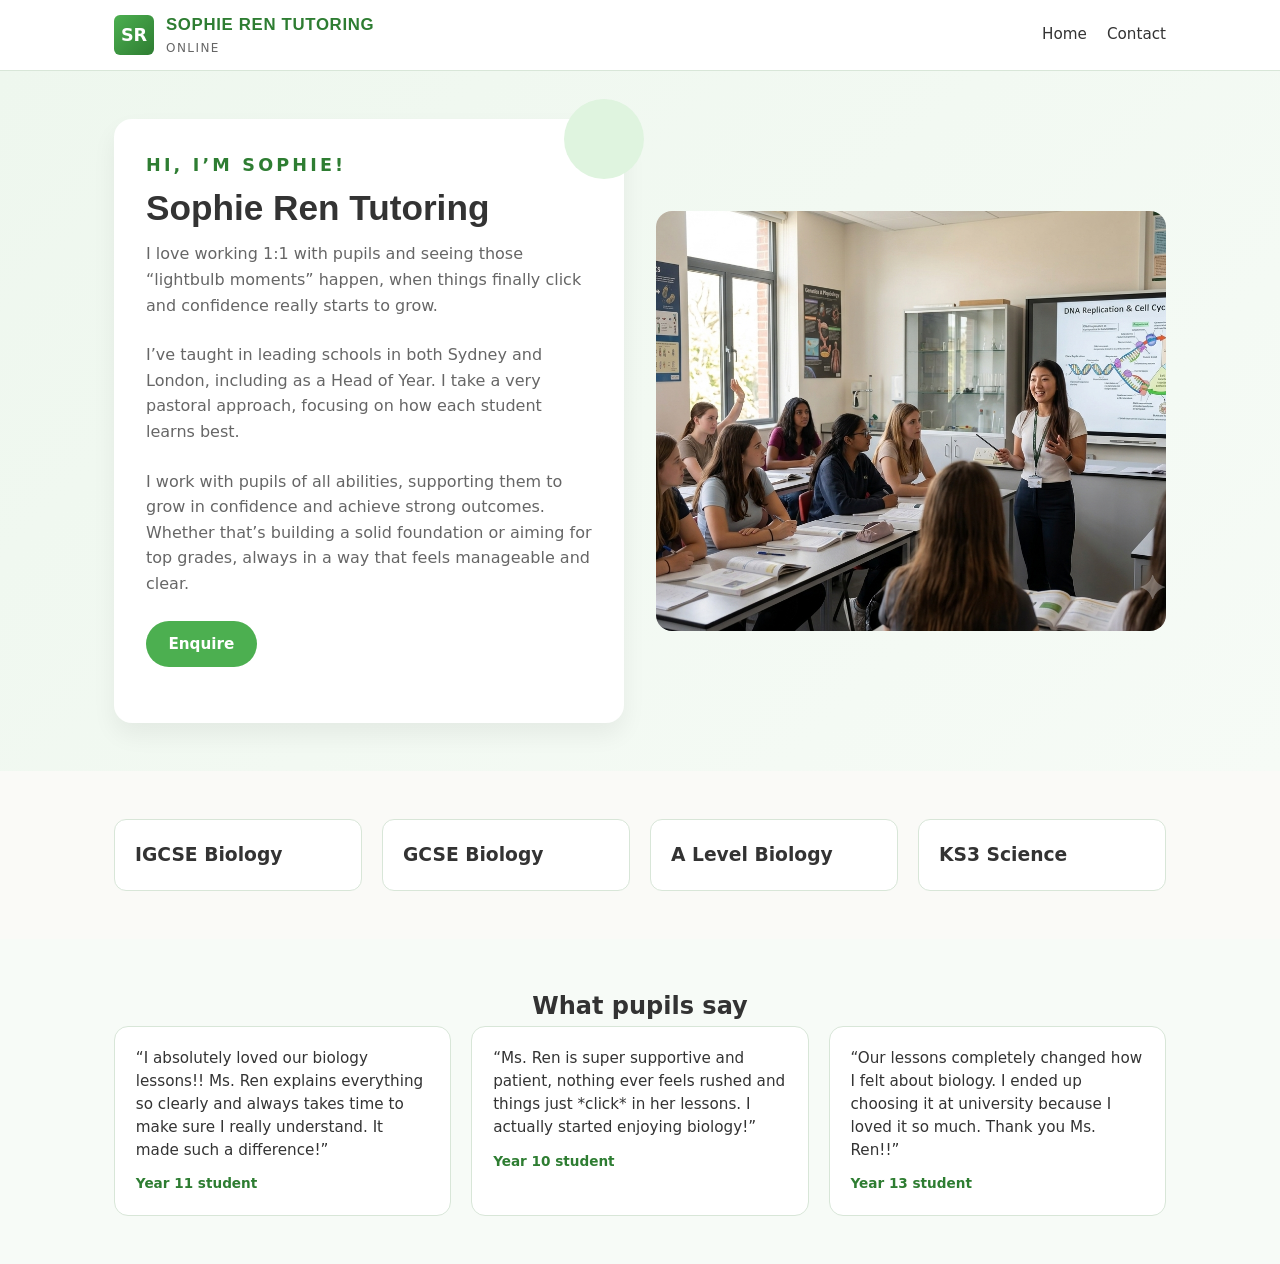
<file: index.html>
<!DOCTYPE html>
<html lang="en">
<head>
  <meta charset="UTF-8" />
  <title>Sophie Ren Tutoring</title>
  <meta name="viewport" content="width=device-width, initial-scale=1" />

   <!-- Favicon -->
  <link rel="icon" type="image/x-icon" href="favicon.ico" />
  
  <!-- Link CSS -->
  <link rel="stylesheet" href="styles.css" />

  <style>
    .hero {
      background: linear-gradient(135deg, #eef7ee, #f6fbf6);
      padding: 3rem 0;
    }

    .hero-grid {
      display: grid;
      grid-template-columns: 1fr 1fr;
      gap: 2rem;
      align-items: center;
    }

    .hero-content-box {
      background: white;
      padding: 2rem;
      border-radius: 18px;
      box-shadow: 0 12px 25px rgba(0,0,0,0.06);
    }

    .hero-kicker {
      font-size: 1.1rem;
      font-weight: 700;
      color: #2e7d32;
      margin-bottom: 0.5rem;
    }

    /* ✅ CLEAN IMAGE AREA (no green block) */
    .hero-images {
      position: relative;
      height: 420px;
      border-radius: 16px;
      overflow: hidden;
      background: #ffffff;
      display: flex;
      align-items: center;
      justify-content: center;
    }

    .hero-img {
      position: absolute;
      width: 100%;
      height: 100%;
      opacity: 0;
      transition: opacity 0.8s ease;
    }

    /* ✅ img1 slightly zoomed (hides Gemini logo naturally) */
    .img1 {
      object-fit: cover;
      transform: scale(1.08);
      object-position: center;
    }

    /* ✅ img2 fully visible */
    .img2 {
      object-fit: contain;
    }

    .img3 {
      object-fit: cover;
    }

    .hero-img.active {
      opacity: 1;
    }

    /* TESTIMONIALS */
    .testimonials-section {
      background: #f7fbf7;
      padding: 3rem 0;
    }

    .testimonials-grid {
      display: grid;
      grid-template-columns: repeat(3, 1fr);
      gap: 1.25rem;
    }

    .testimonial-card {
      background: white;
      padding: 1.3rem;
      border-radius: 14px;
      border: 1px solid #d8e6d8;
      font-size: 0.95rem;
      line-height: 1.5;
    }

    .testimonial-name {
      margin-top: 0.75rem;
      font-weight: 600;
      color: #2e7d32;
    }

    @media (max-width: 768px) {
      .hero-grid,
      .testimonials-grid {
        grid-template-columns: 1fr;
      }

      .hero-images {
        height: 280px;
        margin-top: 1.5rem;
      }
    }
  </style>
</head>

<body>

<header>
  <div class="container">
    <nav class="nav">
      <div class="logo-text">
        <a href="index.html" style="display:flex; align-items:center; gap:0.75rem;">
          <div class="logo-box">SR</div>
          <div>
            <div class="logo-title">Sophie Ren Tutoring</div>
            <div class="logo-subtitle">Online</div>
          </div>
        </a>
      </div>

      <button class="nav-toggle" onclick="toggleNav()">
        <span></span><span></span><span></span>
      </button>

      <div class="nav-links">
        <a href="index.html">Home</a>
        <a href="contact.html">Contact</a>
      </div>
    </nav>

    <div id="mobileNav" class="nav-links-mobile">
      <a href="index.html">Home</a>
      <a href="contact.html">Contact</a>
    </div>
  </div>
</header>

<main>

<!-- HERO -->
<section class="hero">
  <div class="container hero-grid">

    <div class="hero-content-box">

      <div class="hero-kicker">Hi, I’m Sophie!</div>

      <h1 class="hero-title">Sophie Ren Tutoring</h1>

      <p class="hero-subtitle">
        I love working 1:1 with pupils and seeing those “lightbulb moments” happen, when things finally click and confidence really starts to grow.
      </p>

      <p class="hero-subtitle">
        I’ve taught in leading schools in both Sydney and London, including as a Head of Year. I take a very pastoral approach, focusing on how each student learns best.
      </p>

      <p class="hero-subtitle">
        I work with pupils of all abilities, supporting them to grow in confidence and achieve strong outcomes. Whether that’s building a solid foundation or aiming for top grades, always in a way that feels manageable and clear.
      </p>

      <div class="hero-buttons">
        <a href="contact.html" class="btn-primary">Enquire</a>
      </div>

    </div>

    <!-- IMAGES -->
    <div class="hero-images">
      <img src="img1.png" class="hero-img img1 active">
      <img src="img2.png" class="hero-img img2">
      <img src="img3.png" class="hero-img img3">
    </div>

  </div>
</section>

<section class="courses-section">
  <div class="container">

    <div class="courses-grid">

      <div class="course-card">
        <h3>IGCSE Biology</h3>
      </div>

      <div class="course-card">
        <h3>GCSE Biology</h3>
      </div>

      <div class="course-card">
        <h3>A Level Biology</h3>
      </div>

      <div class="course-card">
        <h3>KS3 Science</h3>
      </div>

    </div>

  </div>
</section>

<!-- TESTIMONIALS -->
<section class="testimonials-section">
  <div class="container">
    <h2 style="text-align:center;">What pupils say</h2>

    <div class="testimonials-grid">

      <div class="testimonial-card">
        “I absolutely loved our biology lessons!! Ms. Ren explains everything so clearly and always takes time to make sure I really understand. It made such a difference!”
        <div class="testimonial-name">Year 11 student</div>
      </div>

      <div class="testimonial-card">
        “Ms. Ren is super supportive and patient, nothing ever feels rushed and things just *click* in her lessons. I actually started enjoying biology!”
        <div class="testimonial-name">Year 10 student</div>
      </div>

      <div class="testimonial-card">
        “Our lessons completely changed how I felt about biology. I ended up choosing it at university because I loved it so much. Thank you Ms. Ren!!”
        <div class="testimonial-name">Year 13 student</div>
      </div>

    </div>
  </div>
</section>

</main>

<script>
  function toggleNav() {
    document.getElementById("mobileNav").classList.toggle("show");
  }

  document.querySelectorAll("#mobileNav a").forEach(link => {
    link.addEventListener("click", () => {
        document.getElementById("mobileNav").classList.remove("show");
    });
  });

  let currentIndex = 0;
  const images = document.querySelectorAll('.hero-img');

  function rotateImages() {
    images[currentIndex].classList.remove('active');
    currentIndex = (currentIndex + 1) % images.length;
    images[currentIndex].classList.add('active');
  }

  setInterval(rotateImages, 3000);
</script>

</body>
</html>
</file>
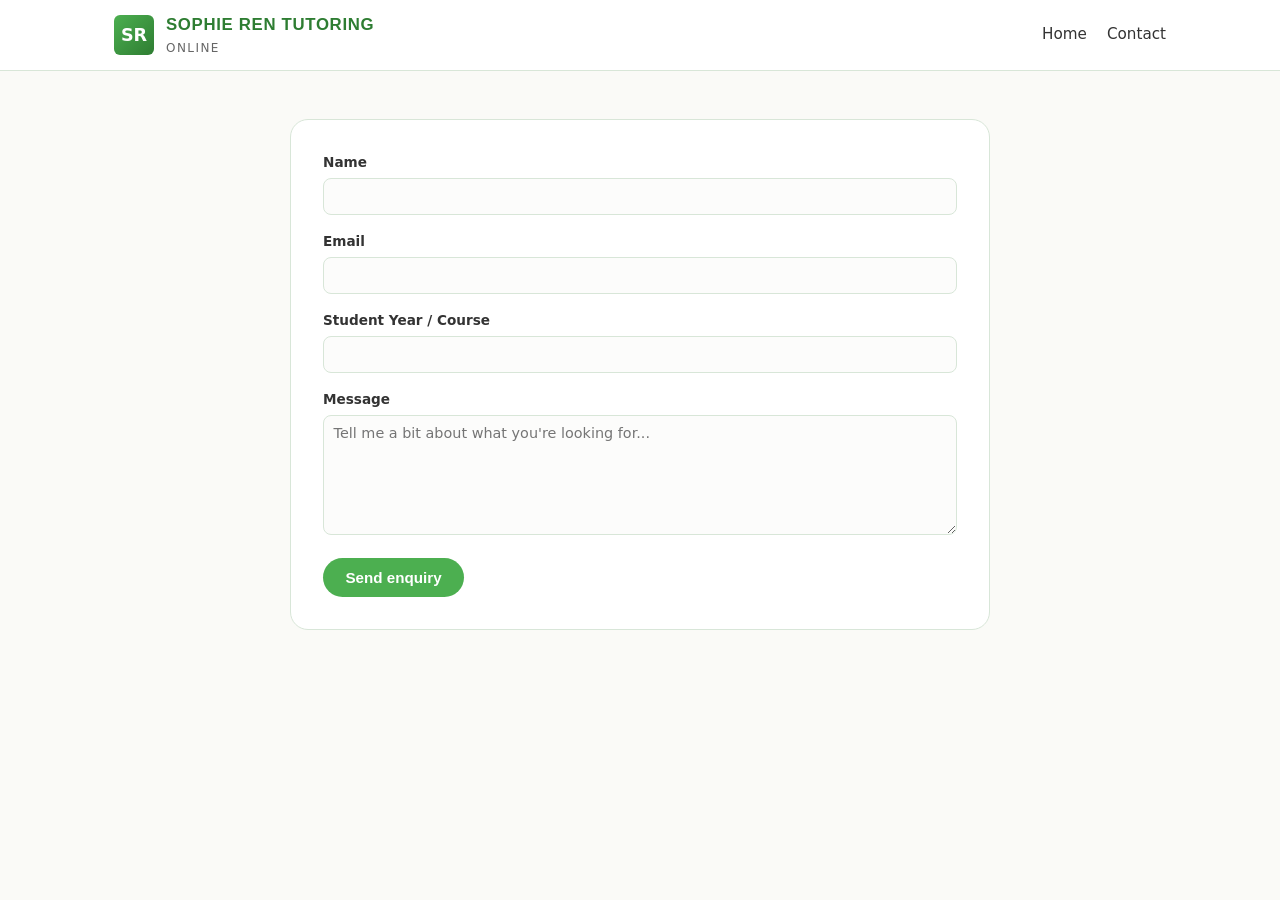
<file: contact.html>
<!DOCTYPE html>
<html lang="en">
<head>
  <meta charset="UTF-8" />
  <title>Contact | Sophie Ren Tutoring</title>
  <meta name="viewport" content="width=device-width, initial-scale=1" />

   <!-- Favicon -->
  <link rel="icon" type="image/x-icon" href="favicon.ico" />
  
  <link rel="stylesheet" href="styles.css" />

  <style>
    .hero {
      background: linear-gradient(135deg, #eef7ee, #f6fbf6);
      padding: 3rem 0;
    }

    .hero-box {
      background: white;
      padding: 2rem;
      border-radius: 18px;
      max-width: 750px;
      margin: auto;
      box-shadow: 0 12px 25px rgba(0,0,0,0.06);
      text-align: center;
    }

    .contact-section {
      padding: 3rem 0;
    }

    form {
      max-width: 700px;
      margin: auto;
      background: white;
      padding: 2rem;
      border-radius: 18px;
      border: 1px solid #d8e6d8;
    }

    .form-row {
      margin-bottom: 1rem;
    }

    input, textarea {
      width: 100%;
      padding: 0.6rem;
      border-radius: 8px;
      border: 1px solid #d8e6d8;
    }

    textarea {
      min-height: 120px;
    }

    .hero-buttons {
      display: flex;
      justify-content: center;  /* ✅ this is the key line */
      align-items: center;
      gap: 0.75rem;
    }

  </style>
</head>

<body>

<header>
  <div class="container">
    <nav class="nav">
      <div class="logo-text">
        <a href="index.html" style="display:flex; align-items:center; gap:0.75rem;">
          <div class="logo-box">SR</div>
          <div>
            <div class="logo-title">Sophie Ren Tutoring</div>
            <div class="logo-subtitle">Online</div>
          </div>
        </a>
      </div>
	  
      <button class="nav-toggle" onclick="toggleNav()">
        <span></span><span></span><span></span>
      </button>

      <div class="nav-links">
        <a href="index.html">Home</a>
        <a href="contact.html">Contact</a>
      </div>
    </nav>

    <div id="mobileNav" class="nav-links-mobile">
      <a href="index.html">Home</a>
      <a href="contact.html">Contact</a>
    </div>
  </div>
</header>

<main>

<section class="contact-section">

<form action="https://formsubmit.co/srentutoring@gmail.com" method="POST">

  <!-- Redirect after successful submission -->
  <input type="hidden" name="_next" value="https://scottmmorris.github.io/sophie-tutoring-webpage/thankyou.html">

  <!-- Email subject -->
  <input type="hidden" name="_subject" value="New Tutoring Enquiry">

  <!-- Disable captcha (optional) -->
  <input type="hidden" name="_captcha" value="false">

  <!-- Prevent robots -->
  <input type="text" name="_honey" style="display:none">

  <div class="form-row">
    <label>Name</label>
    <input
      type="text"
      name="Name"
      required>
  </div>

  <div class="form-row">
    <label>Email</label>
    <input
      type="email"
      name="Email"
      required>
  </div>

  <div class="form-row">
    <label>Student Year / Course</label>
    <input
      type="text"
      name="Student Year or Course"
      required>
  </div>

  <div class="form-row">
    <label>Message</label>
    <textarea
      name="Message"
      placeholder="Tell me a bit about what you're looking for..."
      required></textarea>
  </div>

  <button type="submit" class="btn-primary">
    Send enquiry
  </button>

</form>

</section>

</main>

<script>
  function toggleNav() {
    document.getElementById("mobileNav").classList.toggle("show");
  }

  document.querySelectorAll("#mobileNav a").forEach(link => {
    link.addEventListener("click", () => {
        document.getElementById("mobileNav").classList.remove("show");
    });
  });
</script>

</body>
</html>
</file>
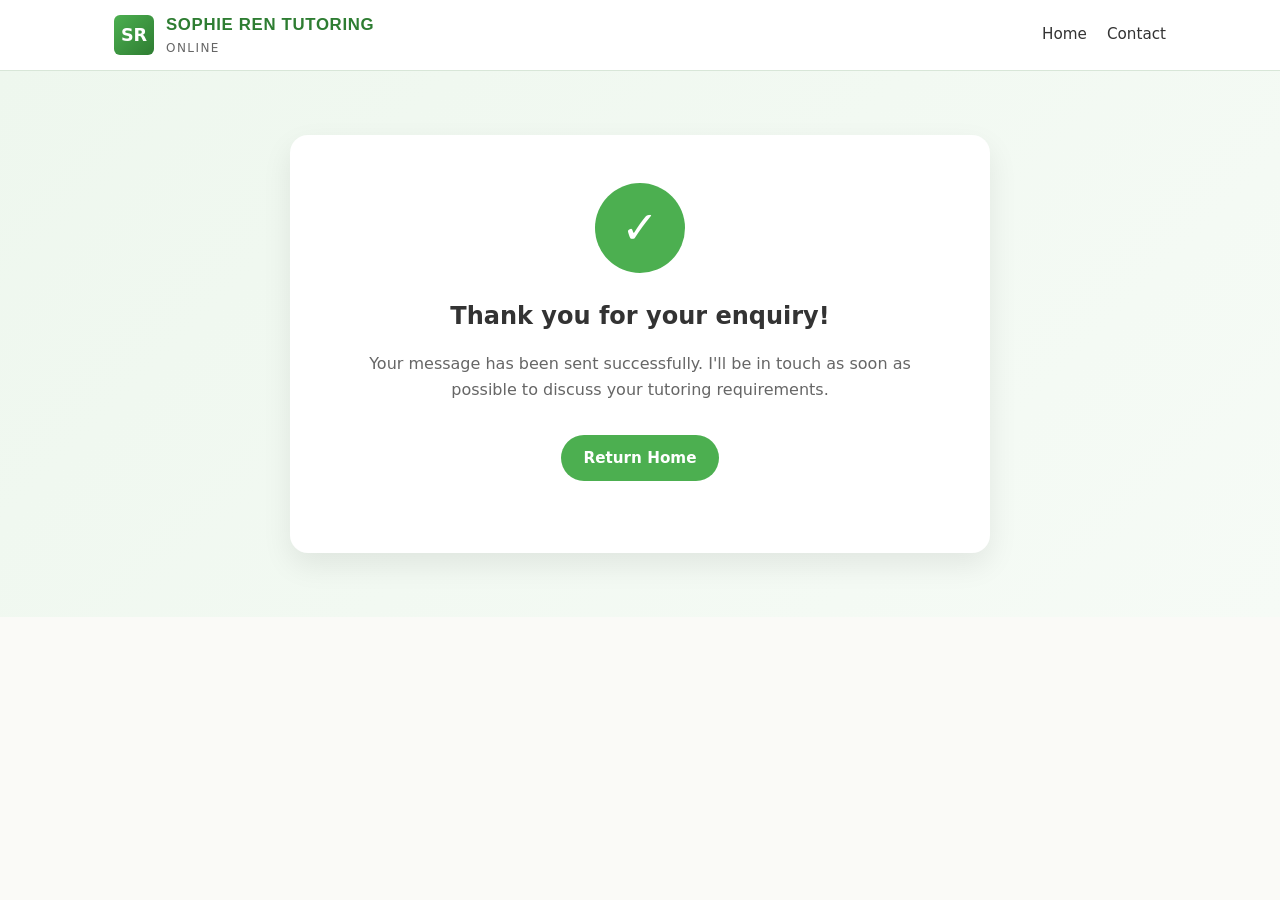
<file: thankyou.html>
<!DOCTYPE html>
<html lang="en">
<head>

<meta charset="UTF-8">
<meta name="viewport" content="width=device-width, initial-scale=1">

<title>Thank You | Sophie Ren Tutoring</title>

<!-- Favicon -->
<link rel="icon" type="image/x-icon" href="favicon.ico" />

<link rel="stylesheet" href="styles.css">

<style>

.hero{
    background:linear-gradient(135deg,#eef7ee,#f6fbf6);
    padding:4rem 0;
}

.hero-box{

    max-width:700px;
    margin:auto;

    background:white;

    padding:3rem;

    border-radius:18px;

    text-align:center;

    box-shadow:0 12px 30px rgba(0,0,0,.08);

}

.tick{

    width:90px;
    height:90px;

    margin:0 auto 1.5rem;

    border-radius:50%;

    background:#4caf50;

    color:white;

    display:flex;

    justify-content:center;

    align-items:center;

    font-size:2.8rem;

}

.hero-box h1{

    margin-bottom:1rem;

}

.hero-box p{

    color:#666;

    margin-bottom:2rem;

}

.hero-buttons{

    justify-content:center;

}

</style>

</head>

<body>

<header>
<div class="container">

<nav class="nav">

<div class="logo-text">
<a href="index.html" style="display:flex;align-items:center;gap:.75rem;">

<div class="logo-box">SR</div>

<div>

<div class="logo-title">Sophie Ren Tutoring</div>

<div class="logo-subtitle">Online</div>

</div>

</a>
</div>

<div class="nav-links">

<a href="index.html">Home</a>

<a href="contact.html">Contact</a>

</div>

</nav>

</div>
</header>

<main>

<section class="hero">

<div class="container">

<div class="hero-box">

<div class="tick">
✓
</div>

<h1>Thank you for your enquiry!</h1>

<p>

Your message has been sent successfully.

I'll be in touch as soon as possible to discuss your tutoring requirements.

</p>

<div class="hero-buttons">

<a href="index.html" class="btn-primary">

Return Home

</a>

</div>

</div>

</div>

</section>

</main>

</body>
</html>
</file>
<file: styles.css>
:root {
  --green-primary: #4caf50;
  --green-dark: #2e7d32;
  --sage-light: #e6f2e6;
  --bg-cream: #fafaf7;
  --text-main: #333333;
  --text-muted: #666666;
  --border-soft: #d8e6d8;
  --white: #ffffff;
}

* {
  box-sizing: border-box;
  margin: 0;
  padding: 0;
}

body {
  font-family: "Lato", system-ui, -apple-system, BlinkMacSystemFont, "Segoe UI", sans-serif;
  color: var(--text-main);
  background-color: var(--bg-cream);
  line-height: 1.6;
}

a {
  text-decoration: none;
  color: inherit;
}

img {
  max-width: 100%;
  display: block;
}

/* Layout */

header {
  position: sticky;
  top: 0;
  z-index: 1000;
  background: var(--white);
  border-bottom: 1px solid var(--border-soft);
}

.container {
  width: 100%;
  max-width: 1100px;
  margin: 0 auto;
  padding: 0 1.5rem;
}

.nav {
  display: flex;
  align-items: center;
  justify-content: space-between;
  padding: 0.75rem 0;
}

.logo-text {
  display: flex;
  align-items: center;
  gap: 0.75rem;
}

.logo-box {
  width: 40px;
  height: 40px;
  border-radius: 6px;
  background: linear-gradient(135deg, var(--green-primary), var(--green-dark));
  display: flex;
  align-items: center;
  justify-content: center;
  color: var(--white);
  font-weight: 700;
  font-size: 1.1rem;
}

.logo-title {
  font-family: "Montserrat", sans-serif;
  font-weight: 700;
  font-size: 1.05rem;
  letter-spacing: 0.04em;
  text-transform: uppercase;
  color: var(--green-dark);
}

.logo-subtitle {
  font-size: 0.75rem;
  text-transform: uppercase;
  letter-spacing: 0.12em;
  color: var(--text-muted);
}

.nav-links {
  display: flex;
  gap: 1.25rem;
  align-items: center;
  font-size: 0.95rem;
}

.nav-links a {
  position: relative;
  padding-bottom: 0.15rem;
}

.nav-links a::after {
  content: "";
  position: absolute;
  left: 0;
  bottom: 0;
  width: 0;
  height: 2px;
  background: var(--green-primary);
  transition: width 0.2s ease;
}

.nav-links a:hover::after {
  width: 100%;
}

.nav-cta {
  padding: 0.4rem 0.9rem;
  border-radius: 999px;
  border: 1px solid var(--green-primary);
  color: var(--green-dark);
  font-weight: 600;
  font-size: 0.9rem;
}

/* Mobile nav */

.nav-toggle {
  display: none;
  background: none;
  border: none;
  font-size: 1.5rem;
  cursor: pointer;
}

.nav-toggle span {
  display: block;
  width: 22px;
  height: 2px;
  background: var(--text-main);
  margin: 4px 0;
  transition: 0.3s;
}

.nav-links-mobile {
  display: none;
  flex-direction: column;
  gap: 0.75rem;
  padding: 0.75rem 0 1rem;
  border-top: 1px solid var(--border-soft);
  font-size: 0.95rem;
}

.nav-links-mobile.show {
  display: flex;
}

.nav-links-mobile a {
  padding: 0.25rem 0;
}

/* Hero */

.hero {
  padding: 3.5rem 0 3rem;
  background: var(--bg-cream);
}

.hero-grid {
  display: grid;
  grid-template-columns: minmax(0, 1.4fr) minmax(0, 1fr);
  gap: 2.5rem;
  align-items: center;
}

.hero-kicker {
  text-transform: uppercase;
  letter-spacing: 0.18em;
  font-size: 0.75rem;
  color: var(--green-dark);
  font-weight: 600;
  margin-bottom: 0.75rem;
}

.hero-title {
  font-family: "Montserrat", sans-serif;
  font-size: 2.2rem;
  line-height: 1.2;
  margin-bottom: 0.75rem;
  color: var(--text-main);
}

.hero-highlight {
  color: var(--green-dark);
}

.hero-subtitle {
  font-size: 1rem;
  color: var(--text-muted);
  margin-bottom: 1.5rem;
}

.hero-buttons {
  display: flex;
  flex-wrap: wrap;
  gap: 0.75rem;
  margin-bottom: 1.5rem;
}

.btn-primary {
  background: var(--green-primary);
  color: var(--white);
  border-radius: 999px;
  padding: 0.7rem 1.4rem;
  font-size: 0.95rem;
  font-weight: 600;
  border: none;
  cursor: pointer;
  display: inline-flex;
  align-items: center;
  gap: 0.4rem;
}

.btn-secondary {
  background: var(--white);
  color: var(--green-dark);
  border-radius: 999px;
  padding: 0.7rem 1.4rem;
  font-size: 0.95rem;
  font-weight: 600;
  border: 1px solid var(--green-primary);
  cursor: pointer;
  display: inline-flex;
  align-items: center;
  gap: 0.4rem;
}

.hero-meta {
  font-size: 0.85rem;
  color: var(--text-muted);
}

.hero-meta span {
  font-weight: 600;
  color: var(--green-dark);
}

.hero-card {
  background: var(--white);
  border-radius: 14px;
  padding: 1.5rem;
  box-shadow: 0 10px 25px rgba(0, 0, 0, 0.06);
  border: 1px solid var(--border-soft);
}

.hero-card-title {
  font-family: "Montserrat", sans-serif;
  font-size: 1rem;
  font-weight: 600;
  margin-bottom: 0.75rem;
  color: var(--green-dark);
  text-transform: uppercase;
  letter-spacing: 0.12em;
}

.hero-card-list {
  list-style: none;
  font-size: 0.9rem;
  color: var(--text-main);
}

.hero-card-list li {
  display: flex;
  align-items: flex-start;
  gap: 0.5rem;
  margin-bottom: 0.4rem;
}

.hero-card-badge {
  display: inline-block;
  margin-top: 0.75rem;
  font-size: 0.75rem;
  text-transform: uppercase;
  letter-spacing: 0.12em;
  color: var(--text-muted);
}

/* Sections */

section {
  padding: 3rem 0;
}

.section-header {
  text-align: center;
  margin-bottom: 2rem;
}

.section-kicker {
  text-transform: uppercase;
  letter-spacing: 0.18em;
  font-size: 0.75rem;
  color: var(--green-dark);
  font-weight: 600;
  margin-bottom: 0.4rem;
}

.section-title {
  font-family: "Montserrat", sans-serif;
  font-size: 1.6rem;
  margin-bottom: 0.4rem;
}

.section-subtitle {
  font-size: 0.95rem;
  color: var(--text-muted);
  max-width: 540px;
  margin: 0.25rem auto 0;
}

/* About */

.about-grid {
  display: grid;
  grid-template-columns: minmax(0, 1.2fr) minmax(0, 1fr);
  gap: 2rem;
  align-items: flex-start;
}

.about-card {
  background: var(--white);
  border-radius: 12px;
  padding: 1.5rem;
  border: 1px solid var(--border-soft);
}

.about-card h3 {
  font-family: "Montserrat", sans-serif;
  font-size: 1.05rem;
  margin-bottom: 0.75rem;
  color: var(--green-dark);
}

.about-card ul {
  list-style: none;
  font-size: 0.9rem;
  color: var(--text-main);
}

.about-card li {
  margin-bottom: 0.4rem;
}

/* Courses */

.courses-grid {
  display: grid;
  grid-template-columns: repeat(4, minmax(0, 1fr));
  gap: 1.25rem;
}

.course-card {
  background: var(--white);
  border-radius: 12px;
  padding: 1.25rem;
  border: 1px solid var(--border-soft);
  display: flex;
  flex-direction: column;
  justify-content: space-between;
}

.course-tag {
  font-size: 0.75rem;
  text-transform: uppercase;
  letter-spacing: 0.12em;
  color: var(--text-muted);
  margin-bottom: 0.4rem;
}

.course-title {
  font-family: "Montserrat", sans-serif;
  font-size: 1rem;
  margin-bottom: 0.4rem;
  color: var(--green-dark);
}

.course-body {
  font-size: 0.9rem;
  color: var(--text-main);
  margin-bottom: 0.75rem;
}

.course-footer {
  font-size: 0.8rem;
  color: var(--text-muted);
}

/* Testimonials */

.testimonials-grid {
  display: grid;
  grid-template-columns: repeat(3, minmax(0, 1fr));
  gap: 1.25rem;
}

.testimonial-card {
  background: var(--white);
  border-radius: 12px;
  padding: 1.25rem;
  border: 1px solid var(--border-soft);
  font-size: 0.9rem;
  position: relative;
}

.testimonial-quote {
  font-size: 2rem;
  color: var(--green-primary);
  position: absolute;
  top: 0.4rem;
  left: 0.7rem;
  opacity: 0.2;
}

.testimonial-text {
  margin-top: 0.5rem;
  color: var(--text-main);
}

.testimonial-name {
  margin-top: 0.75rem;
  font-weight: 600;
  font-size: 0.85rem;
  color: var(--green-dark);
}

.testimonial-meta {
  font-size: 0.8rem;
  color: var(--text-muted);
}

/* Online tutoring */

.online-grid {
  display: grid;
  grid-template-columns: repeat(3, minmax(0, 1fr));
  gap: 1.25rem;
}

.online-card {
  background: var(--white);
  border-radius: 12px;
  padding: 1.25rem;
  border: 1px solid var(--border-soft);
  font-size: 0.9rem;
}

.online-card h3 {
  font-family: "Montserrat", sans-serif;
  font-size: 1rem;
  margin-bottom: 0.5rem;
  color: var(--green-dark);
}

.online-card ul {
  list-style: none;
  padding-left: 0;
}

.online-card li {
  margin-bottom: 0.35rem;
}

/* Rates */

.rates-grid {
  display: grid;
  grid-template-columns: minmax(0, 1.1fr) minmax(0, 1fr);
  gap: 2rem;
  align-items: flex-start;
}

.rates-card {
  background: var(--white);
  border-radius: 12px;
  padding: 1.5rem;
  border: 1px solid var(--border-soft);
  font-size: 0.9rem;
}

.rates-card h3 {
  font-family: "Montserrat", sans-serif;
  font-size: 1rem;
  margin-bottom: 0.5rem;
  color: var(--green-dark);
}

.rates-card ul {
  list-style: none;
}

.rates-card li {
  margin-bottom: 0.35rem;
}

.rates-note {
  font-size: 0.85rem;
  color: var(--text-muted);
  margin-top: 0.75rem;
}

/* Contact */

.contact-grid {
  display: grid;
  grid-template-columns: minmax(0, 1fr) minmax(0, 1.1fr);
  gap: 2rem;
  align-items: flex-start;
}

.contact-details {
  font-size: 0.95rem;
}

.contact-details p {
  margin-bottom: 0.5rem;
}

.contact-details strong {
  color: var(--green-dark);
}

form {
  background: var(--white);
  border-radius: 12px;
  padding: 1.5rem;
  border: 1px solid var(--border-soft);
  font-size: 0.9rem;
}

.form-row {
  margin-bottom: 0.9rem;
}

label {
  display: block;
  margin-bottom: 0.25rem;
  font-size: 0.85rem;
  font-weight: 600;
  color: var(--text-main);
}

input,
select,
textarea {
  width: 100%;
  padding: 0.55rem 0.6rem;
  border-radius: 8px;
  border: 1px solid var(--border-soft);
  font-family: inherit;
  font-size: 0.9rem;
  outline: none;
  background: #fcfcfb;
}

input:focus,
select:focus,
textarea:focus {
  border-color: var(--green-primary);
  box-shadow: 0 0 0 2px rgba(76, 175, 80, 0.12);
  background: var(--white);
}

textarea {
  min-height: 110px;
  resize: vertical;
}

.form-helper {
  font-size: 0.8rem;
  color: var(--text-muted);
  margin-top: 0.25rem;
}

/* Footer */

footer {
  padding: 1.5rem 0 2rem;
  border-top: 1px solid var(--border-soft);
  font-size: 0.8rem;
  color: var(--text-muted);
  background: var(--white);
  margin-top: 2rem;
}

.footer-inner {
  display: flex;
  flex-wrap: wrap;
  justify-content: space-between;
  gap: 0.75rem;
  align-items: center;
}

.footer-links {
  display: flex;
  gap: 1rem;
}

/* Responsive */

@media (max-width: 900px) {
  .hero-grid,
  .about-grid,
  .courses-grid,
  .testimonials-grid,
  .online-grid,
  .rates-grid,
  .contact-grid {
    grid-template-columns: minmax(0, 1fr);
  }

  .courses-grid {
    grid-template-columns: repeat(2, minmax(0, 1fr));
  }

  .testimonials-grid,
  .online-grid {
    grid-template-columns: repeat(2, minmax(0, 1fr));
  }
}

@media (max-width: 700px) {
  .nav-links {
    display: none;
  }

  .nav-toggle {
    display: block;
  }

  .hero {
    padding-top: 2.5rem;
  }

  .hero-grid {
    grid-template-columns: minmax(0, 1fr);
  }

  .hero-title {
    font-size: 1.8rem;
  }

  .courses-grid,
  .testimonials-grid,
  .online-grid {
    grid-template-columns: minmax(0, 1fr);
  }

  section {
    padding: 2.5rem 0;
  }
}

@media (max-width: 480px) {
  .btn-primary,
  .btn-secondary {
    width: 100%;
    justify-content: center;
  }
}
.hero-content-box {
  animation: fadeInUp 0.8s ease;
}

@keyframes fadeInUp {
  from {
    opacity: 0;
    transform: translateY(15px);
  }
  to {
    opacity: 1;
    transform: translateY(0);
  }
}
/* HERO VISUAL UPGRADE */
.hero {
  background: linear-gradient(135deg, #eef7ee, #f6fbf6);
  position: relative;
}

.hero-content-box {
  background: white;
  padding: 2rem;
  border-radius: 18px;
  box-shadow: 0 12px 30px rgba(0,0,0,0.08);
  position: relative;
}

/* playful soft blob effect */
.hero-content-box::before {
  content: "";
  position: absolute;
  top: -20px;
  right: -20px;
  width: 80px;
  height: 80px;
  background: #dff4df;
  border-radius: 50%;
  z-index: 0;
}

.hero-kicker {
  font-size: 1.1rem;
  font-weight: 700;
  color: var(--green-dark);
}

/* testimonial */
.hero-testimonial {
  margin-top: 1rem;
  font-size: 0.9rem;
  color: #444;
  background: #f1faf1;
  padding: 0.8rem 1rem;
  border-radius: 12px;
  border-left: 4px solid var(--green-primary);
}

/* IMAGE AREA */
.hero-images {
  position: relative;
  height: 420px;
  border-radius: 18px;
  background: #eaf6ea;
  display: flex;
  align-items: center;
  justify-content: center;
  overflow: hidden;
}

.hero-img {
  position: absolute;
  max-width: 100%;
  max-height: 100%;
  object-fit: cover;
  opacity: 0;
  transition: opacity 0.8s ease;
}

/* FIX FOR IMAGE 2 */
.contain-img {
  object-fit: contain !important;
}

.hero-img.active {
  opacity: 1;
}

/* RESULTS STRIP */
.results-strip {
  padding: 2.5rem 0;
  background: #f0f8f0;
}

.results-grid {
  display: grid;
  grid-template-columns: repeat(3, 1fr);
  gap: 1rem;
  text-align: center;
}

.result-card {
  background: white;
  padding: 1.2rem;
  border-radius: 14px;
  border: 1px solid var(--border-soft);
}

.result-number {
  font-size: 1.6rem;
  font-weight: 700;
  color: var(--green-dark);
}

.result-text {
  font-size: 0.9rem;
  color: var(--text-muted);
}

/* subtle animation */
.hero-content-box {
  animation: fadeInUp 0.8s ease;
}

@keyframes fadeInUp {
  from {opacity: 0; transform: translateY(15px);}
  to {opacity: 1; transform: translateY(0);}
}

/* mobile */
@media (max-width: 768px) {
  .results-grid {
    grid-template-columns: 1fr;
  }
}
</file>
